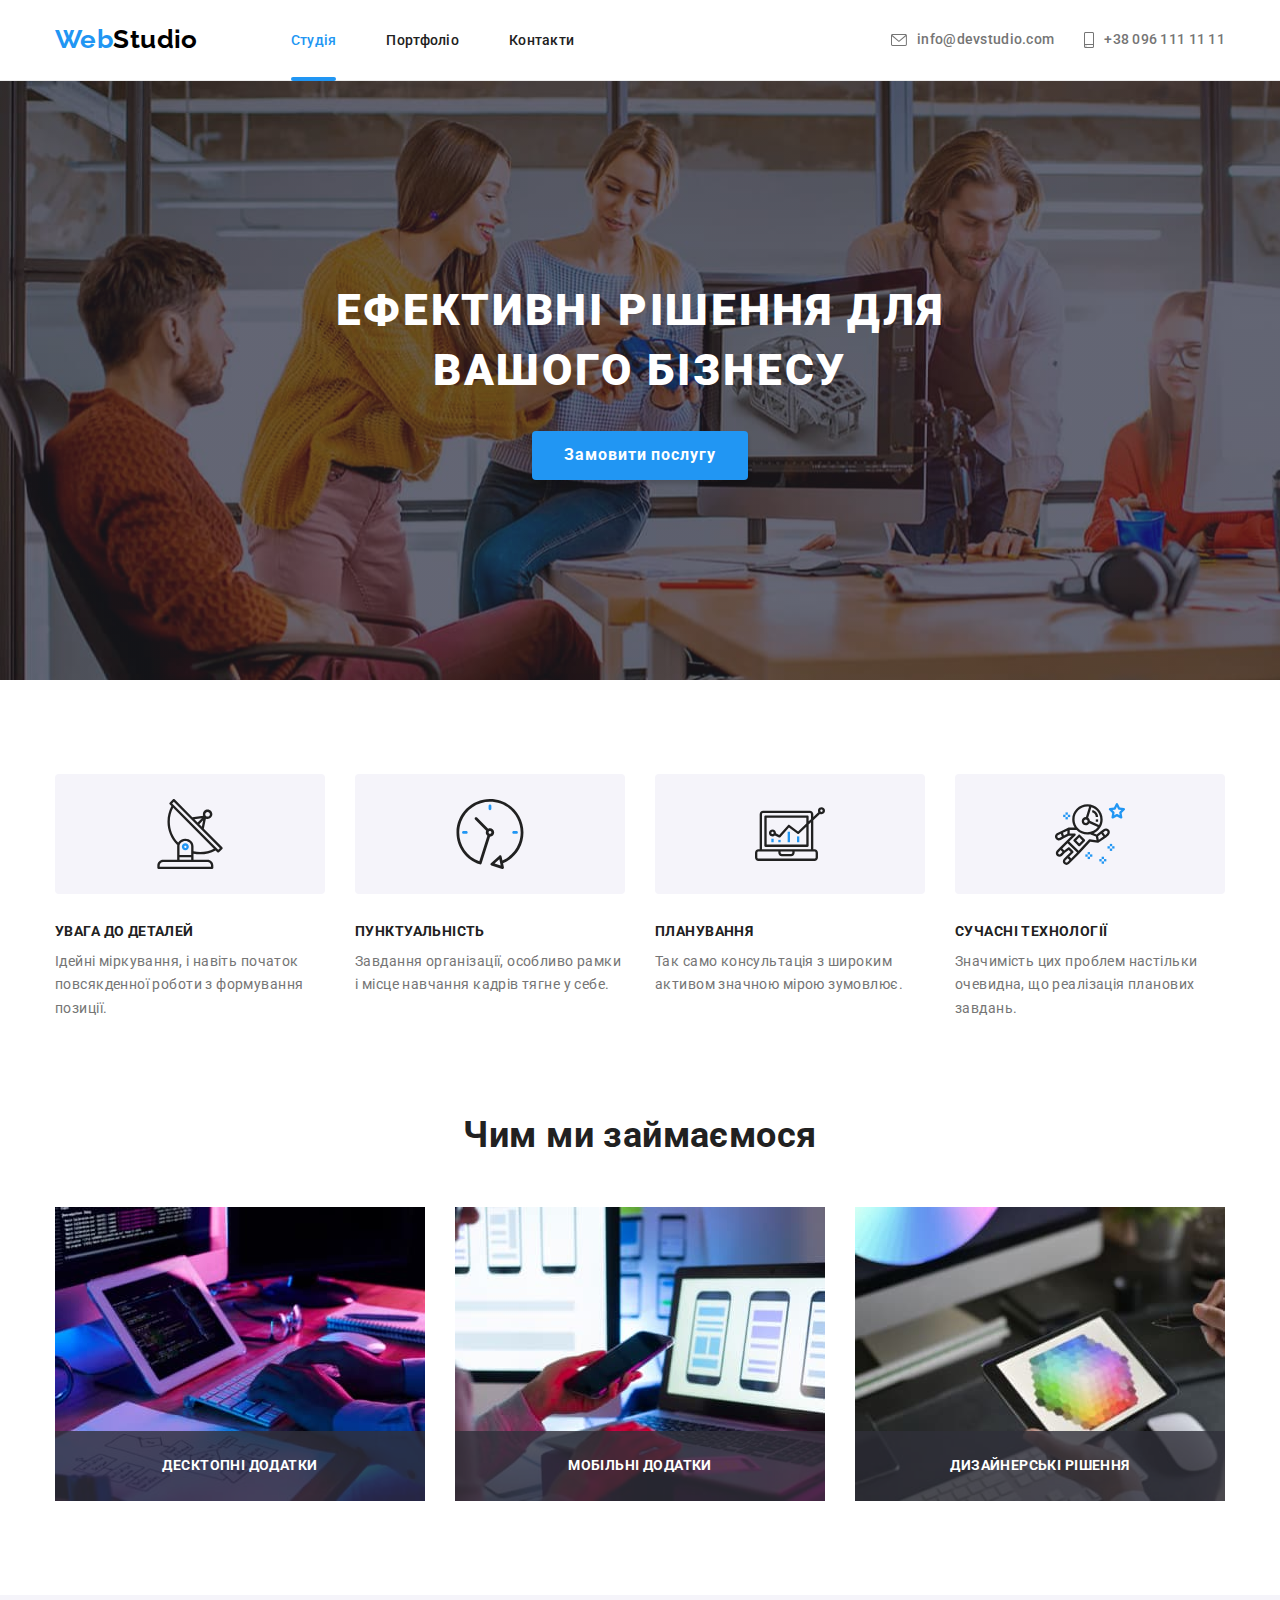
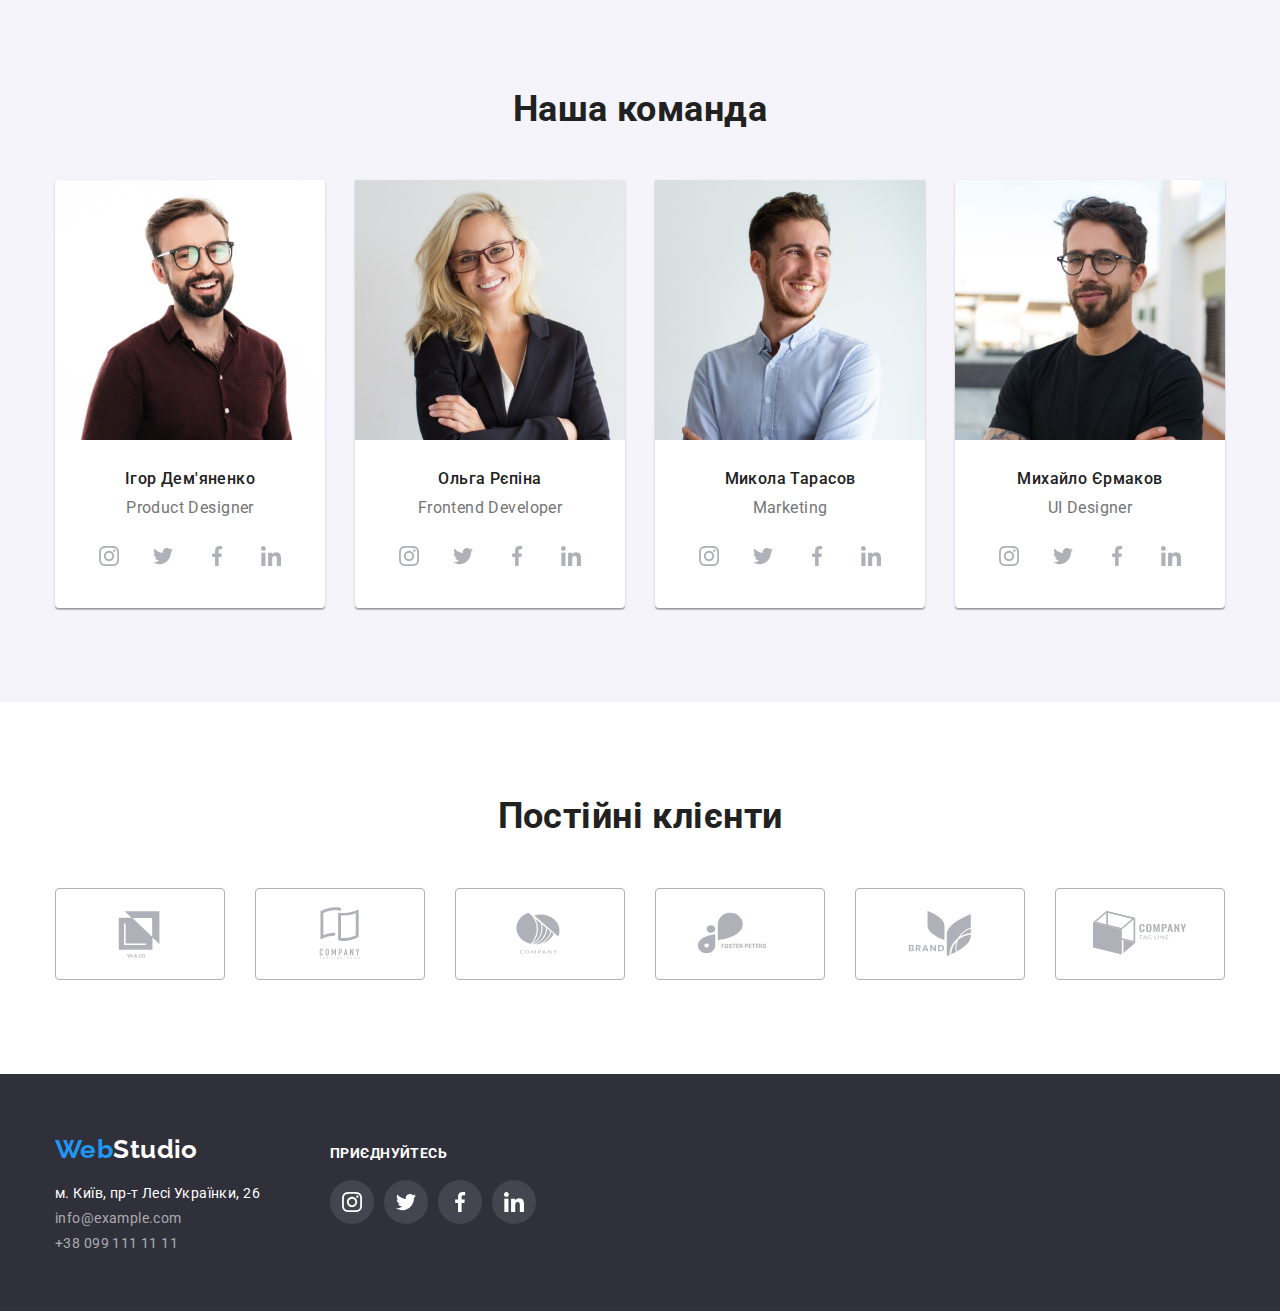
<file: index.html>
<!DOCTYPE html>
<html lang="uk">
	<head>
		<meta charset="UTF-8" />
		<meta http-equiv="X-UA-Compatible" content="IE=edge" />
		<meta name="viewport" content="width=device-width, initial-scale=1.0" />
		<title>Web Studio</title>
		<link rel="preconnect" href="https://fonts.googleapis.com" />
		<link rel="preconnect" href="https://fonts.gstatic.com" crossorigin />
		<link
			href="https://fonts.googleapis.com/css2?family=Raleway:wght@700&family=Roboto:wght@400;500;700;900&display=swap"
			rel="stylesheet"
		/>
		<link
			rel="stylesheet"
			href="https://cdnjs.cloudflare.com/ajax/libs/modern-normalize/1.1.0/modern-normalize.min.css"
		/>
		<link rel="stylesheet" href="./css/styles.css" />
	</head>
	<body>
		<header class="page-header">
			<div class="conteiner page-header-conteiner">
				<nav class="page-navigatior">
					<a class="logo-header" href="./index.html">
						<span class="accent">Web</span>Studio
					</a>
					<ul class="site-nav">
						<li>
							<a class="link current" href="./index.html">Студія</a>
						</li>
						<li>
							<a class="link" href="./portfolio.html">Портфоліо</a>
						</li>
						<li>
							<a class="link" href="#" >Контакти</a>
						</li>
					</ul>
				</nav>
				<ul class="contacts-list">
					<li class="contact-icon">
						<a href="mailto:info@devstudio.com" class="email link">
							<svg class="envelope-icon" width="16px" height="12px">
								<use href="./image/icon/header-symbol-defs.svg#envelope"></use>
							</svg>
							info@devstudio.com
						</a>
					</li>
					<li class="contact-icon">
						<a class="contact-phone link" href="tel:+380961111111" >
							<svg class="smartphone-icon" width="10px" height="16px">
								<use href="./image/icon/header-symbol-defs.svg#smartphone"></use>
							</svg>
							+38 096 111 11 11
						</a>
					</li>
				</ul>
			</div>
		</header>
		<main>
			<section class="hero">
				<div class="conteiner">
					<h1 class="hero-title">Ефективні рішення для вашого бізнесу</h1>
					<button class="hero-btn" type="button" data-modal-open>Замовити послугу</button>
				</div>
			</section>

			<section class="section">
				<div class="conteiner">
					<h2 class="section-title visually-hidden">Наші особливості</h2>
					<ul class="features-list">
						<li class="features-item">
							<div class="background-icon">
								<svg class="antenna icon">
									<use href="./image/icon/special-symbol-defs.svg#antenna"></use>
								</svg>
							</div>
							<h3 class="features-title">УВАГА ДО ДЕТАЛЕЙ</h3>
							<p class="features-text">Ідейні міркування, і навіть початок повсякденної роботи з формування позиції.</p>
						</li>

						<li class="features-item">
							<div class="background-icon">
								<svg class="clock icon">
									<use href="./image/icon/special-symbol-defs.svg#clock"></use>
								</svg>
							</div>
							<h3 class="features-title">ПУНКТУАЛЬНІСТЬ</h3>
							<p class="features-text">Завдання організації, особливо рамки і місце навчання кадрів тягне у себе.</p>
						</li>
						<li class="features-item">
							<div class="background-icon">
								<svg class="diagram icon">
									<use href="./image/icon/special-symbol-defs.svg#diagram"></use>
								</svg>
							</div>
							<h3 class="features-title">ПЛАНУВАННЯ</h3>
							<p class="features-text">Так само консультація з широким активом значною мірою зумовлює.</p>
						</li>
						<li class="features-item">
							<div class="background-icon">
								<svg class="astronaut icon">
									<use href="./image/icon/special-symbol-defs.svg#astronaut"></use>
								</svg>
							</div>
							<h3 class="features-title">СУЧАСНІ ТЕХНОЛОГІЇ</h3>
							<p class="features-text">Значимість цих проблем настільки очевидна, що реалізація планових завдань.</p>
						</li>
					</ul>
				</div>
			</section>

			<section class="section-work">
				<div class="conteiner">
					<h2 class="section-title">Чим ми займаємося</h2>
					<ul class="work-list">
						<li class="work-photo">
							<img src="./image/work-box/box1.jpg" alt="робота за комп'ютером" width="370" />
							<div class="work-descr">
								<p>Десктопні додатки</p>
							</div>
							
						</li>
						<li class="work-photo">
							<img src="./image/work-box/box2.jpg" alt="робота у ноутбуці та телефоні" width="370" />
							<div class="work-descr">
								<p>Мобільні додатки</p>
							</div>
						</li>
						<li class="work-photo">
							<img src="./image/work-box/box3.jpg" alt="веселка у планшеті" width="370" />
							<div class="work-descr">
								<p>Дизайнерські рішення</p>
							</div>
						</li>
					</ul>
				</div>
			</section>

			<section class="section team">
				<div class="conteiner">
					<h2 class="section-title">Наша команда</h2>
					<ul class="team-list">
						<li class="team-item">
							<img src="./image/team-photo/img(1).jpg" alt="усміхнений чоловік в сорочці" width="270" />
							<h3 class="subject">Ігор Дем'яненко</h3>
							<p class="desc">Product Designer</p>
							<ul class="network-list">
								<li class="network-item">
									<a class="network-link" href="https://www.instagram.com">
										<svg class="network-icon"  width="20" height="20" >
											<use href="./image/icon/networks-symbol-defs.svg#instagram"></use>
										</svg>
									</a>
								</li>
								<li class="network-item">
									<a class="network-link " href="https://twitter.com">
										<svg class="network-icon"  width="20" height="20">
											<use href="./image/icon/networks-symbol-defs.svg#twitter"></use>
										</svg>
									</a>
								</li>
								<li class="network-item">
									<a class="network-link" href="https://www.facebook.com">
										<svg class="network-icon"  width="20" height="20">
											<use href="./image/icon/networks-symbol-defs.svg#facebook"></use>
										</svg>
									</a>
								</li>
								<li class="network-item">
									<a class="network-link" href="https://www.linkedin.com">
										<svg class="network-icon"  width="20" height="20">
											<use href="./image/icon/networks-symbol-defs.svg#linkedin"></use>
										</svg>
									</a>
								</li>
							</ul>
						</li>

						<li class="team-item">
							<img src="./image/team-photo/img(2).jpg" alt="усміхнена жінка блондинка в окулярах" width="270" />
							<h3 class="subject">Ольга Рєпіна</h3>
							<p class="desc">Frontend Developer</p>
							<ul class="network-list list">
								<li class="network-item">
									<a class="network-link" href="https://www.instagram.com">
										<svg class="network-icon"  width="20" height="20">
											<use href="./image/icon/networks-symbol-defs.svg#instagram"></use>
										</svg>
									</a>
								</li>
								<li class="network-item">
									<a class="network-link " href="https://twitter.com">
										<svg class="network-icon"  width="20" height="20">
											<use href="./image/icon/networks-symbol-defs.svg#twitter"></use>
										</svg>
									</a>
								</li>
								<li class="network-item">
									<a class="network-link" href="https://www.facebook.com/">
										<svg class="network-icon"  width="20" height="20">
											<use href="./image/icon/networks-symbol-defs.svg#facebook"></use>
										</svg>
									</a>
								</li>
								<li class="network-item">
									<a class="network-link" href="https://www.linkedin.com">
										<svg class="network-icon"  width="20" height="20">
											<use href="./image/icon/networks-symbol-defs.svg#linkedin"></use>
										</svg>
									</a>
								</li>
							</ul>
						</li>
						<li class="team-item">
							<img src="./image/team-photo/img(3).jpg" alt="усміхнений хлопець з бородою" width="270" />
							<h3 class="subject">Микола Тарасов</h3>
							<p class="desc">Marketing</p>
							<ul class="network-list list">
								<li class="network-item">
									<a class="network-link" href="https://www.instagram.com">
										<svg class="network-icon"  width="20" height="20">
											<use href="./image/icon/networks-symbol-defs.svg#instagram"></use>
										</svg>
									</a>
								</li>
								<li class="network-item">
									<a class="network-link " href="https://twitter.com">
										<svg class="network-icon"  width="20" height="20">
											<use href="./image/icon/networks-symbol-defs.svg#twitter"></use>
										</svg>
									</a>
								</li>
								<li class="network-item">
									<a class="network-link" href="https://www.facebook.com">
										<svg class="network-icon"  width="20" height="20">
											<use href="./image/icon/networks-symbol-defs.svg#facebook"></use>
										</svg>
									</a>
								</li>
								<li class="network-item">
									<a class="network-link" href="https://www.linkedin.com">
										<svg class="network-icon"  width="20" height="20">
											<use href="./image/icon/networks-symbol-defs.svg#linkedin"></use>
										</svg>
									</a>
								</li>
							</ul>
						</li>
						<li class="team-item">
							<img src="./image/team-photo/img(4).jpg" alt="усміхнений чоловік в окулярах і бородою" width="270" />
							<h3 class="subject">Михайло Єрмаков</h3>
							<p class="desc">UI Designer</p>
							<ul class="network-list list">
								<li class="network-item">
									<a class="network-link" href="https://www.instagram.com">
										<svg class="network-icon" width="20" height="20">
											<use href="./image/icon/networks-symbol-defs.svg#instagram"></use>
										</svg>
									</a>
								</li>
								<li class="network-item">
									<a class="network-link " href="https://twitter.com">
										<svg class="network-icon"  width="20" height="20">
											<use href="./image/icon/networks-symbol-defs.svg#twitter"></use>
										</svg>
									</a>
								</li>
								<li class="network-item">
									<a class="network-link" href="https://www.facebook.com">
										<svg class="network-icon"  width="20" height="20">
											<use href="./image/icon/networks-symbol-defs.svg#facebook"></use>
										</svg>
									</a>
								</li>
								<li class="network-item">
									<a class="network-link" href="https://www.linkedin.com">
										<svg class="network-icon"  width="20" height="20">
											<use href="./image/icon/networks-symbol-defs.svg#linkedin"></use>
										</svg>
									</a>
								</li>
							</ul>
						</li>
					</ul>
				</div>
			</section>
			<section class="section">
				<div class="conteiner">
					<h2 class="section-title">Постійні клієнти</h2>
					<ul class="clients-list">
						<li class="client-item"> <a class="client-link" href="#">
							<svg class="client-icon" width="106" height="60">
								<use href="./image/icon/clients-symbol-defs.svg#Logo-1" ></use>
							</svg>
						</a></li>
						<li class="client-item"> <a class="client-link" href="#">
							<svg class="client-icon" width="106" height="60">
								<use href="./image/icon/clients-symbol-defs.svg#Logo-2"></use>
							</svg>
						</a></li>
						<li class="client-item"> <a class="client-link" href="#">
							<svg class="client-icon" width="106" height="60">
								<use href="./image/icon/clients-symbol-defs.svg#Logo-3" ></use>
							</svg>
						</a></li>
						<li class="client-item"> <a class="client-link" href="#">
							<svg class="client-icon" width="106" height="60">
								<use href="./image/icon/clients-symbol-defs.svg#Logo-4" ></use>
							</svg>
						</a></li>
						<li class="client-item"> <a class="client-link" href="#">
							<svg class="client-icon" width="106" height="60">
								<use href="./image/icon/clients-symbol-defs.svg#Logo-5" ></use>
							</svg>
						</a></li>
						<li class="client-item"> <a class="client-link" href="#">
							<svg class="client-icon" width="106" height="60">
								<use href="./image/icon/clients-symbol-defs.svg#Logo-6" ></use>
							</svg>
						</a></li>
					</ul>
				</div>
			</section>
		</main>
		<footer class="footer">
			<div class="conteiner">
				<div class="footer-contact">
				<a class="logo-footer" href="./index.html">
					<span class="accent">Web</span>Studio
				</a>
				<address>
					<ul class="contacts-item">
						<li class="address-item">
							<a
								class="address"
								href="https://goo.gl/maps/CPtrU1FHBa2aNyZL9"
								target="_blank"
								rel="noopener noreferrer nofollow"
							>
								м. Київ, пр-т Лесі Українки, 26
							</a>
						</li>
						<li class="letter">
							<a href="mailto:info@example.com" class="link">info@example.com</a>
						</li>
						<li class="number-phone">
							<a href="tel:+380991111111" class="link">+38 099 111 11 11</a>
						</li>
					</ul>
				</address>
			</div>
				<div class="footer-network">
				<p class="footer-title">Приєднуйтесь</p>
				<ul class="footer-list">
					<li class="footer-item"> <a class="footer-link" href="https://www.instagram.com" target="_blank">
						<svg class="footer-icon" width="20" height="20">
								<use href="./image/icon/networks-symbol-defs.svg#instagram"></use>
							</svg>
						</a>
					</li>
					<li class="footer-item"> <a class="footer-link" href="https://twitter.com" target="_blank">
						<svg class="footer-icon" width="20" height="20">
								<use href="./image/icon/networks-symbol-defs.svg#twitter"></use>
							</svg>
						</a>
					</li>
					<li class="footer-item"> <a class="footer-link" href="https://www.facebook.com" target="_blank">
						<svg class="footer-icon" width="20" height="20">
								<use href="./image/icon/networks-symbol-defs.svg#facebook"></use>
							</svg>
						</a>
					</li>
					<li class="footer-item"> <a class="footer-link" href="https://www.linkedin.com" target="_blank">
						<svg class="footer-icon" width="20" height="20">
								<use href="./image/icon/networks-symbol-defs.svg#linkedin"></use>
							</svg>
						</a>
					</li>
				</ul>
			</div>
			</div>
		</footer>
		<div class="backdrop is-hidden" data-modal>
					<div class="modal">
						<button class="btn-vector" type="button" data-modal-close>
							<svg class="icon-vector"  width="11px" height="11px">
								<use href="./image/icon/modal-symbol-defs.svg#icon-vector"></use>
							</svg>
						</button>
					</div>
				</div>
		 <script src="./js/modal.js"></script>
	</body>
</html>
</file>
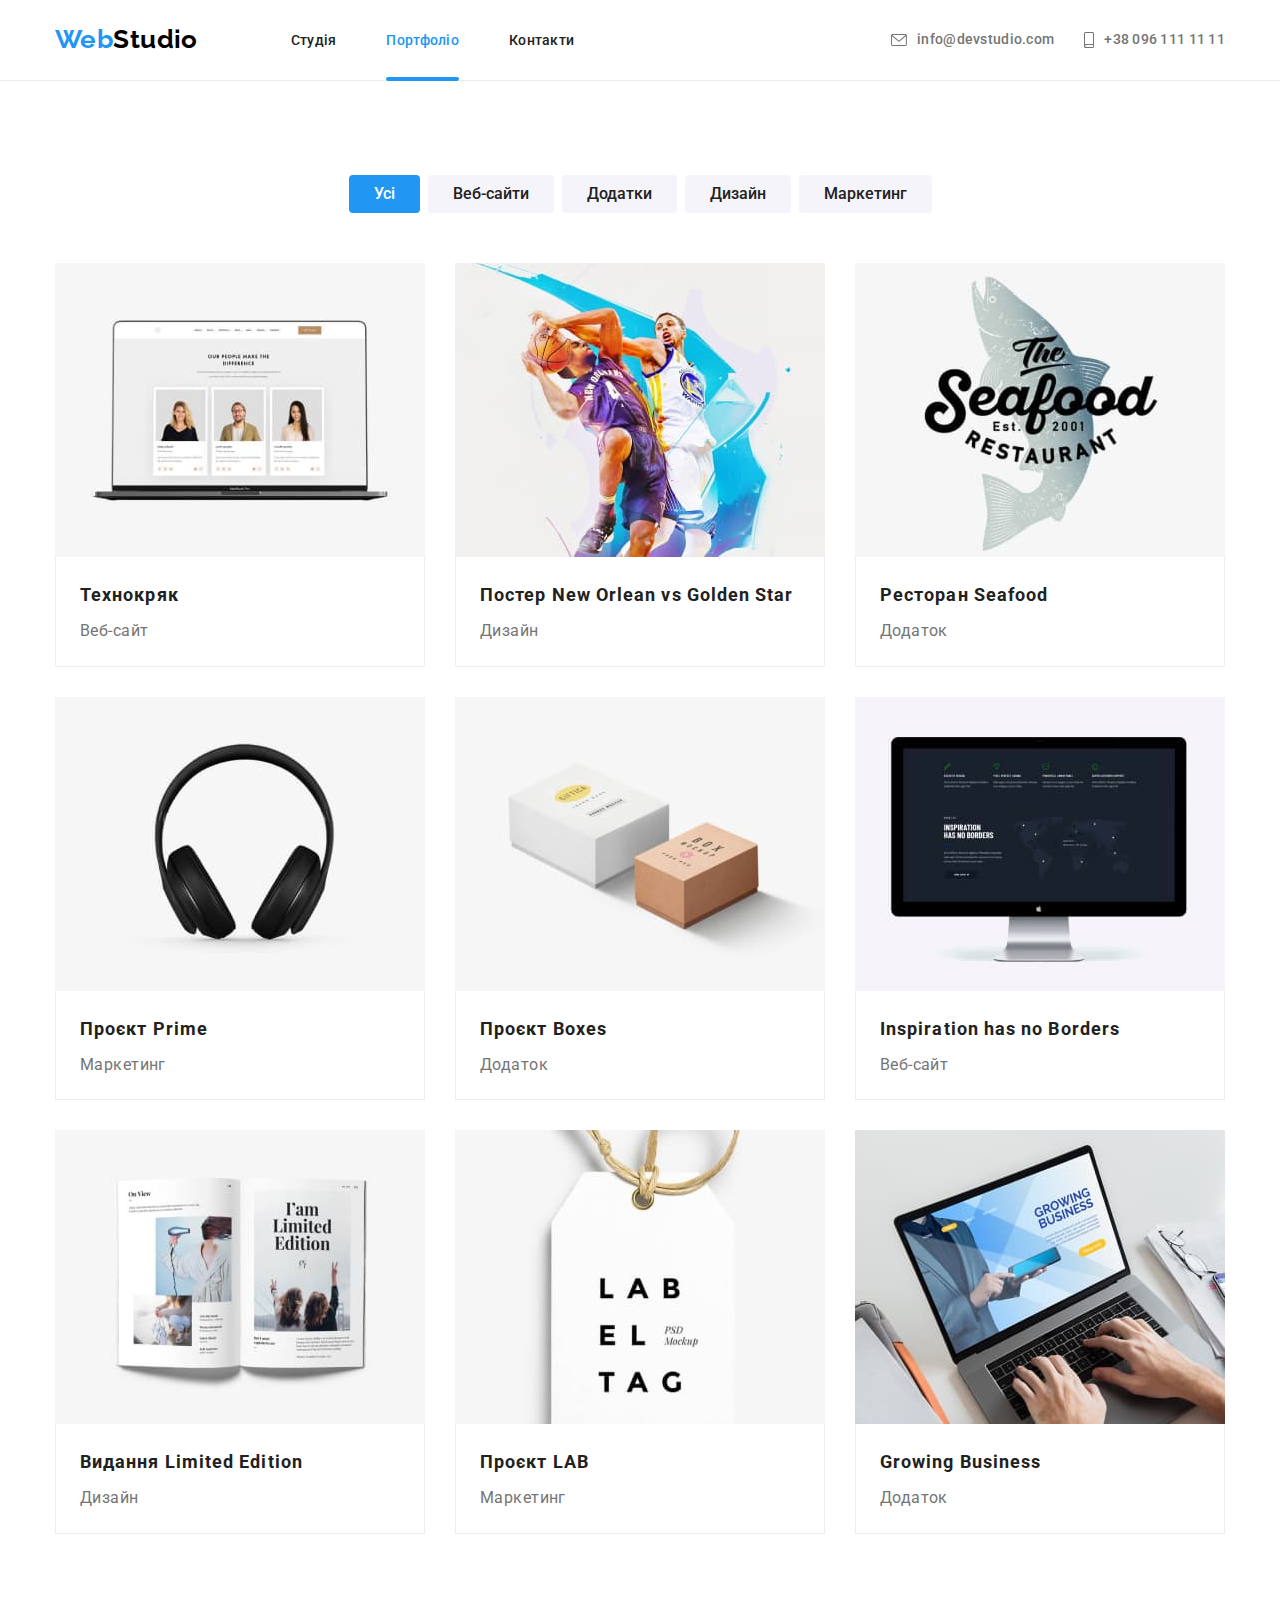
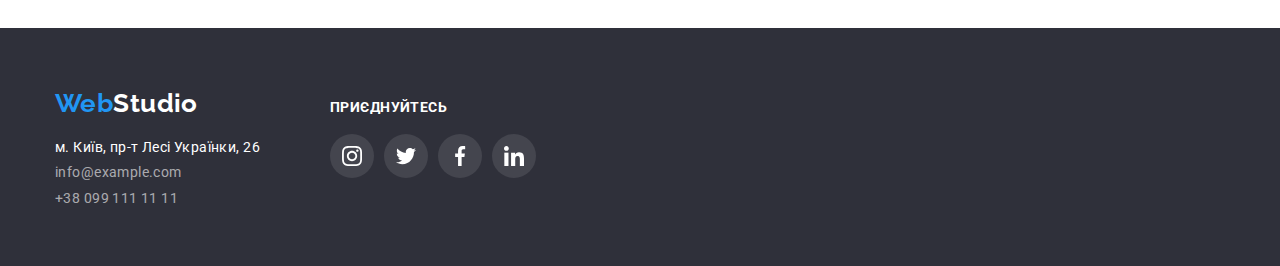
<file: portfolio.html>
<!DOCTYPE html>
<html lang="uk">
	<head>
		<meta charset="UTF-8" />
		<meta http-equiv="X-UA-Compatible" content="IE=edge" />
		<meta name="viewport" content="width=device-width, initial-scale=1.0" />
		<title>Portfolio</title>
		<link rel="preconnect" href="https://fonts.googleapis.com" />
		<link rel="preconnect" href="https://fonts.gstatic.com" crossorigin />
		<link
			href="https://fonts.googleapis.com/css2?family=Raleway:wght@700&family=Roboto:wght@400;500;700&display=swap"
			rel="stylesheet"
		/>
		<link
			rel="stylesheet"
			href="https://cdnjs.cloudflare.com/ajax/libs/modern-normalize/1.1.0/modern-normalize.min.css"
		/>
		<link rel="stylesheet" href="./css/styles.css" />
	</head>
	<body>
		<header class="page-header">
			<div class="conteiner page-header-conteiner">
				<nav class="page-navigatior">
					<a class="logo-header" href="./index.html">
						<span class="accent">Web</span>Studio
					</a>
					<ul class="site-nav">
						<li>
							<a class="link" href="./index.html">Студія</a>
						</li>
						<li>
							<a class="link current" href="./portfolio.html">Портфоліо</a>
						</li>
						<li>
							<a href="#" class="link">Контакти</a>
						</li>
					</ul>
				</nav>
				<ul class="contacts-list">
					<li class="contact-icon">
						<a href="mailto:info@devstudio.com" class="email link">
							<svg class="envelope-icon" width="16px" height="12px">
								<use href="./image/icon/header-symbol-defs.svg#envelope"></use>
							</svg>
							info@devstudio.com
						</a>
					</li>
					<li class="contact-icon">
						<a class="contact-phone link" href="tel:+380961111111">
							<svg class="smartphone-icon" width="10px" height="16px">
								<use href="./image/icon/header-symbol-defs.svg#smartphone"></use>
							</svg>
							+38 096 111 11 11
						</a>
					</li>
				</ul>
			</div>
		</header>
		<main>
			<section class="section">
				<div class="conteiner">
					<h1 class="section-title visually-hidden">Портфоліо</h1>
					<ul class="filter-list">
						<li>
							<button type="button" class="filter-drop btn current">Усі</button>
						</li>
						<li>
							<button type="button" class="filter-drop">Веб-сайти</button>
						</li>
						<li>
							<button type="button" class="filter-drop">Додатки</button>
						</li>
						<li>
							<button type="button" class="filter-drop">Дизайн</button>
						</li>
						<li>
							<button type="button" class="filter-drop">Маркетинг</button>
						</li>
					</ul>

					<ul class="portfolio-container">
						<li class="portfolio-item">
							<a href="#" class="portfolio-link">
								<div class="portfolio-overlay">
									<img src="./image/portfolio/p1.jpg" alt="ноутбук з активним сайтом" width="370" />

									<div class="portfolio-content">
										<p>
											Ресурс пропонує комплексні пропозиції з різним рівнем функціоналу та сервісів. Все це дозволить
											відвідувачу отримати вичерпні відомості про компанію чи приватну особу.
										</p>
									</div>
								</div>

								<div class="portfolio-border">
									<h2 class="portfolio-title">Технокряк</h2>
									<p class="portfolio-descr">Веб-сайт</p>
								</div>
							</a>
						</li>
						<li class="portfolio-item">
							<a href="#" class="portfolio-link">
								<div class="portfolio-overlay">
								<img src="./image/portfolio/p2.jpg" alt="баскетболісти" width="370" />
								<div class="portfolio-content">
										<p>
											Ресурс пропонує комплексні пропозиції з різним рівнем функціоналу та сервісів. Все це дозволить
											відвідувачу отримати вичерпні відомості про компанію чи приватну особу.
										</p>
									</div>
							</div>
								<div class="portfolio-border">
									<h2 class="portfolio-title">Постер New Orlean vs Golden Star</h2>
									<p class="portfolio-descr">Дизайн</p>
								</div>
							</a>
						</li>
						<li class="portfolio-item">
							<a href="#" class="portfolio-link">
								<div class="portfolio-overlay">
								<img src="./image/portfolio/p3.jpg" alt="емблема ресторану риби" width="370" />
								<div class="portfolio-content">
										<p>
											Ресурс пропонує комплексні пропозиції з різним рівнем функціоналу та сервісів. Все це дозволить
											відвідувачу отримати вичерпні відомості про компанію чи приватну особу.
										</p>
								</div>
							</div>
								<div class="portfolio-border">
									<h2 class="portfolio-title">Ресторан Seafood</h2>
									<p class="portfolio-descr">Додаток</p>
								</div>
							</a>
						</li>
						<li class="portfolio-item">
							<a href="#" class="portfolio-link">
								<div class="portfolio-overlay">
								<img src="./image/portfolio/p4.jpg" alt="наушники" width="370" />
							<div class="portfolio-content">
										<p>
											Ресурс пропонує комплексні пропозиції з різним рівнем функціоналу та сервісів. Все це дозволить
											відвідувачу отримати вичерпні відомості про компанію чи приватну особу.
										</p>
								</div>
							</div>
								<div class="portfolio-border">
									<h2 class="portfolio-title">Проєкт Prime</h2>
									<p class="portfolio-descr">Маркетинг</p>
								</div>
							</a>
						</li>
						<li class="portfolio-item">
							<a href="#" class="portfolio-link">
								<div class="portfolio-overlay">
								<img src="./image/portfolio/p5.jpg" alt="дві коробки" width="370" />
									<div class="portfolio-content">
										<p>
											Ресурс пропонує комплексні пропозиції з різним рівнем функціоналу та сервісів. Все це дозволить
											відвідувачу отримати вичерпні відомості про компанію чи приватну особу.
										</p>
									</div>
							</div>
								<div class="portfolio-border">
									<h2 class="portfolio-title">Проєкт Boxes</h2>
									<p class="portfolio-descr">Додаток</p>
								</div>
							</a>
						</li>
						<li class="portfolio-item">
							<a href="#" class="portfolio-link">
								<div class="portfolio-overlay">
								<img src="./image/portfolio/p6.jpg" alt="екран комп'ютера" width="370" />
									<div class="portfolio-content">
										<p>
											Ресурс пропонує комплексні пропозиції з різним рівнем функціоналу та сервісів. Все це дозволить
											відвідувачу отримати вичерпні відомості про компанію чи приватну особу.
										</p>
									</div>
							</div>
								<div class="portfolio-border">
									<h2 class="portfolio-title">Inspiration has no Borders</h2>
									<p class="portfolio-descr">Веб-сайт</p>
								</div>
							</a>
						</li>
						<li class="portfolio-item">
							<a href="#" class="portfolio-link">
								<div class="portfolio-overlay">
								<img src="./image/portfolio/p7.jpg" alt="журнал" width="370" />
									<div class="portfolio-content">
										<p>
											Ресурс пропонує комплексні пропозиції з різним рівнем функціоналу та сервісів. Все це дозволить
											відвідувачу отримати вичерпні відомості про компанію чи приватну особу.
										</p>
									</div>
							</div>
								<div class="portfolio-border">
									<h2 class="portfolio-title">Видання Limited Edition</h2>
									<p class="portfolio-descr">Дизайн</p>
								</div>
							</a>
						</li>
						<li class="portfolio-item">
							<a href="#" class="portfolio-link">
								<div class="portfolio-overlay">
								<img src="./image/portfolio/p8.jpg" alt="бірка" width="370" />
									<div class="portfolio-content">
										<p>
											Ресурс пропонує комплексні пропозиції з різним рівнем функціоналу та сервісів. Все це дозволить
											відвідувачу отримати вичерпні відомості про компанію чи приватну особу.
										</p>
									</div>
							</div>
								<div class="portfolio-border">
									<h2 class="portfolio-title">Проєкт LAB</h2>
									<p class="portfolio-descr">Маркетинг</p>
								</div>
							</a>
						</li>
						<li class="portfolio-item">
							<a href="#" class="portfolio-link">
								<div class="portfolio-overlay">
								<img src="./image/portfolio/p9.jpg" alt="робота на ноутбуці" width="370" />
									<div class="portfolio-content">
										<p>
											Ресурс пропонує комплексні пропозиції з різним рівнем функціоналу та сервісів. Все це дозволить
											відвідувачу отримати вичерпні відомості про компанію чи приватну особу.
										</p>
									</div>
							</div>
								<div class="portfolio-border">
									<h2 class="portfolio-title">Growing Business</h2>
									<p class="portfolio-descr">Додаток</p>
								</div>
							</a>
						</li>
					</ul>
				</div>
			</section>
		</main>
		<footer class="footer">
			<div class="conteiner">
				<div class="footer-contact">
					<a class="logo-footer" href="./index.html">
						<span class="accent">Web</span>Studio
					</a>
					<address>
						<ul class="contacts-item">
							<li class="address-item">
								<a
									class="address"
									href="https://goo.gl/maps/CPtrU1FHBa2aNyZL9"
									target="_blank"
									rel="noopener noreferrer nofollow"
								>
									м. Київ, пр-т Лесі Українки, 26
								</a>
							</li>
							<li class="letter">
								<a href="mailto:info@example.com" class="link">info@example.com</a>
							</li>
							<li class="number-phone">
								<a href="tel:+380991111111" class="link">+38 099 111 11 11</a>
							</li>
						</ul>
					</address>
				</div>
				<div class="footer-network">
					<h2 class="footer-title">Приєднуйтесь</h2>
					<ul class="footer-list">
						<li class="footer-item">
							<a class="footer-link" href="https://www.instagram.com" target="_blank">
								<svg class="footer-icon" width="20" height="20">
									<use href="./image/icon/networks-symbol-defs.svg#instagram"></use>
								</svg>
							</a>
						</li>
						<li class="footer-item">
							<a class="footer-link" href="https://twitter.com" target="_blank">
								<svg class="footer-icon" width="20" height="20">
									<use href="./image/icon/networks-symbol-defs.svg#twitter"></use>
								</svg>
							</a>
						</li>
						<li class="footer-item">
							<a class="footer-link" href="https://www.facebook.com" target="_blank">
								<svg class="footer-icon" width="20" height="20">
									<use href="./image/icon/networks-symbol-defs.svg#facebook"></use>
								</svg>
							</a>
						</li>
						<li class="footer-item">
							<a class="footer-link" href="https://www.linkedin.com" target="_blank">
								<svg class="footer-icon" width="20" height="20">
									<use href="./image/icon/networks-symbol-defs.svg#linkedin"></use>
								</svg>
							</a>
						</li>
					</ul>
				</div>
			</div>
		</footer>
	</body>
</html>
</file>
<file: css/styles.css>
:root {
	--primary-text-color: #212121;
	--primary-blue-color: #2196f3;
	--primary-white-color: #ffffff;
	--p-text: #757575;
	--icon-color: #afb1b8;
}
h1,
h2,
h3,
h4,
p {
	margin-top: 0;
	margin-bottom: 0;
}
ul,
ol {
	margin: 0;
	padding: 0;
	list-style: none;
}
img {
	display: block;
	max-width: 100%;
	height: auto;
}

body {
	background-color: var(--primary-white-color);
	color: var(--primary-text-color);
	font-family: Roboto, sans-serif;
	letter-spacing: 0.03em;
	font-size: 14px;
}
.conteiner {
	width: 1200px;
	margin: 0 auto;
	padding: 0 15px;
}
.accent {
	color: var(--primary-blue-color);
}

/* Header */
.logo-header {
	font-family: Raleway, cursive;
	font-weight: 700;
	font-size: 26px;
	line-height: 1.2;
	font-size: 26px;
	color: #000000;
	text-decoration: none;
	padding-top: 24px;
	padding-bottom: 25px;
	margin-right: 93px;
}
.page-header {
	border-bottom: 1px solid #ececec;
}
.page-header-conteiner {
	display: flex;
	align-items: center;
}
.page-navigatior {
	display: flex;
}
.contacts-list {
	display: flex;
	align-items: center;
	margin-left: auto;
}

/* Site-nav */
.site-nav {
	display: flex;
	align-items: center;
	column-gap: 50px;
}

.site-nav .link {
	position: relative;
	color: var(--primary-text-color);
	font-weight: 500;
	line-height: 1.14;
	letter-spacing: 0.02em;
	text-decoration: none;
	padding: 32px 0 32px 0;

	transition: color 250ms cubic-bezier(0.4, 0, 0.2, 1);
}

.site-nav .link:hover,
.site-nav .link:focus {
	color: var(--primary-blue-color);
}

.link.current {
	color: var(--primary-blue-color);
}
.link.current::after {
	content: "";
	display: block;
	position: absolute;
	left: 0;
	bottom: -1px;
	width: 100%;
	height: 4px;
	background: var(--primary-blue-color);
	border-radius: 2px;
}
.contact-icon {
	margin-left: 30px;
}
.contacts-list .link {
	color: var(--p-text);
	font-weight: 500;
	line-height: 1.14;
	letter-spacing: 0.02em;
	text-decoration: none;
	display: flex;
	align-items: center;
	padding-top: 32px;
	padding-bottom: 32px;

	transition: color 250ms cubic-bezier(0.4, 0, 0.2, 1);
}

.contacts-list .link:hover,
.contacts-list .link:focus {
	color: var(--primary-blue-color);
}

.envelope-icon {
	margin-right: 10px;
	fill: currentColor;
}
.smartphone-icon {
	margin-right: 10px;
	fill: currentColor;
}

/* Hero */
.hero {
	max-width: 1600px;
	margin-left: auto;
	margin-right: auto;
	background-color: #c4c4c4;
	padding-top: 200px;
	padding-bottom: 200px;
	text-align: center;
	background-image: linear-gradient(rgba(47, 48, 58, 0.4), rgba(47, 48, 58, 0.4)), url(../image/hero/hero.jpg);
}
.hero-title {
	color: var(--primary-white-color);
	font-weight: 900;
	font-size: 44px;
	line-height: 1.36;
	letter-spacing: 0.06em;
	text-transform: uppercase;
	width: 696px;
	margin: auto;
	margin-bottom: 30px;
}
.hero-btn {
	color: var(--primary-white-color);
	background-color: var(--primary-blue-color);
	border: var(--primary-blue-color);
	font-weight: 700;
	font-size: 16px;
	line-height: 1.8;
	letter-spacing: 0.06em;
	cursor: pointer;
	font-family: inherit;
	box-shadow: 0px 4px 4px rgba(0, 0, 0, 0.15);
	border-radius: 4px;
	padding: 10px 32px;
}
/*Modal*/
.backdrop.is-hidden {
	visibility: hidden;
	opacity: 0;
	pointer-events: none;
}
.backdrop {
	position: fixed;
	top: 0;
	left: 0;
	width: 100%;
	height: 100%;
	opacity: 1;
	background-color: rgba(0, 0, 0, 0.2);
	z-index: 1;

	transition: opacity 250ms cubic-bezier(0.4, 0, 0.2, 1), visibility 250ms cubic-bezier(0.4, 0, 0.2, 1);
}
.modal {
	position: absolute;
	top: 50%;
	left: 50%;
	transform: translate(-50%, -50%);

	width: 528px;
	height: 581px;
	background-color: #ffffff;
}
.btn-vector {
	position: absolute;
	top: 8px;
	right: 8px;
	width: 30px;
	height: 30px;
	background-color: transparent;
	border: 1px solid rgba(0, 0, 0, 0.1);
	border-radius: 50%;
	display: flex;
	justify-content: center;
	align-items: center;
	padding: 0;


}

/* Section */
.section {
	padding-top: 94px;
	padding-bottom: 94px;
}
.section-work {
	padding-bottom: 94px;
}

.section-title {
	color: var(--primary-text-color);
	font-weight: 700;
	font-size: 36px;
	line-height: 1.16;
	text-align: center;
	margin-bottom: 50px;
}
.visually-hidden {
	position: absolute;
	white-space: nowrap;
	width: 1px;
	height: 1px;
	overflow: hidden;
	border: 0;
	padding: 0;
	clip: rect(0 0 0 0);
	clip-path: inset(50%);
	margin: -1px;
}

/* Features */
.features-list {
	display: flex;
	column-gap: 30px;
}
.features-item {
	flex-basis: calc((100% - 90px) / 4);
}
.background-icon {
	background-color: #f5f4fa;
	border-radius: 4px;
	width: 270px;
	height: 120px;
	display: flex;
	justify-content: center;
	align-items: center;
	margin-bottom: 30px;
}
.icon {
	width: 70px;
	height: 70px;
}
.features-title {
	color: var(--primary-text-color);
	font-weight: 700;
	line-height: 1.14;
	font-size: 14px;
	text-transform: uppercase;
	margin-bottom: 10px;
}
.features-text {
	color: var(--p-text);
	line-height: 1.7;
}
/*Work*/
.work-list {
	display: flex;
	column-gap: 30px;
}
.work-photo {
	flex-basis: calc((100% - 60px) / 3);
	position: relative;
}
.work-descr {
	width: 370px;
	height: 70px;
	position: absolute;
	bottom: 0;
	display: flex;
	justify-content: center;
	align-items: center;
	text-transform: uppercase;
	font-weight: 700;
	line-height: 1.14;
	color: var(--primary-white-color);
	background-color: rgba(47, 48, 58, 0.8);
}

/*Team*/
.team {
	background-color: #f5f4fa;
}
.team-list {
	display: flex;
	column-gap: 30px;
}
.team-item {
	background-color: var(--primary-white-color);
	flex-basis: calc((100% - 90px) / 4);
	box-shadow: 0px 1px 3px rgba(0, 0, 0, 0.12), 0px 1px 1px rgba(0, 0, 0, 0.14), 0px 2px 1px rgba(0, 0, 0, 0.2);
	border-radius: 0px 0px 4px 4px;
}
.subject {
	font-weight: 500;
	font-size: 16px;
	line-height: 1.18;
	text-align: center;
	padding-top: 30px;
	margin-bottom: 10px;
}
.desc {
	color: var(--p-text);
	font-size: 16px;
	line-height: 1.18;
	text-align: center;
	margin-bottom: 16px;
}
.network-list {
	display: flex;
	justify-content: center;
	align-items: center;
	margin-bottom: 30px;
	gap: 10px;
}

.network-link {
	display: flex;
	justify-content: center;
	align-items: center;
	width: 44px;
	height: 44px;
	border-radius: 50%;
	color: var(--icon-color);
	transition: color 250ms cubic-bezier(0.4, 0, 0.2, 1), background-color 250ms cubic-bezier(0.4, 0, 0.2, 1);
}
.network-icon {
	fill: currentColor;
}
.network-link:hover,
.network-link:focus,
.network-link:active {
	background-color: var(--primary-blue-color);
	color: var(--primary-white-color);
}
/*Clients*/
.clients-list {
	display: flex;
	gap: 30px;
}
.client-link {
	display: flex;
	justify-content: center;
	align-items: center;
	width: 170px;
	height: 92px;
	color: var(--icon-color);
	border-radius: 4px;
	border: 1px solid var(--icon-color);

	transition: color 250ms cubic-bezier(0.4, 0, 0.2, 1), border-color 250ms cubic-bezier(0.4, 0, 0.2, 1);
}
.client-icon {
	fill: currentColor;
}
.client-link:hover,
.client-link:focus,
.client-link:active {
	color: var(--primary-blue-color);
	border-color: var(--primary-blue-color);
}

/* Footer */
.footer {
	background-color: #2f303a;
	padding-top: 60px;
	padding-bottom: 60px;
}
.footer .conteiner {
	display: flex;
	align-items: baseline;
}
.footer-contact {
	margin-right: 70px;
}
.logo-footer {
	display: inline-block;
	font-family: Raleway, cursive;
	font-weight: 700;
	font-size: 26px;
	line-height: 1.2;
	color: var(--primary-white-color);
	text-decoration: none;
	margin-bottom: 20px;
}
.contacts-item .link {
	color: rgba(255, 255, 255, 0.6);
	text-decoration: none;
	font-style: normal;
	font-size: 14px;
	transition: color 250ms cubic-bezier(0.4, 0, 0.2, 1);
}
.address {
	color: var(--primary-white-color);
	text-decoration: none;
	font-style: normal;
	transition: color 250ms cubic-bezier(0.4, 0, 0.2, 1);
}
.contacts-item .address:hover,
.contacts-item .address:focus,
.contacts-item .link:hover,
.contacts-item .link:focus {
	color: var(--primary-blue-color);
}

.letter {
	margin-top: 9px;
	margin-bottom: 9px;
}
.footer-title {
	font-weight: 700;
	font-size: 14px;
	line-height: 14px;
	text-transform: uppercase;
	color: var(--primary-white-color);
	display: flex;
	align-items: baseline;
	margin-bottom: 20px;
}
.footer-list {
	display: flex;
	gap: 10px;
}

.footer-link {
	display: flex;
	justify-content: center;
	align-items: center;
	width: 44px;
	height: 44px;
	background-color: rgba(255, 255, 255, 10%);
	border-radius: 50%;
	transition: background-color 250ms cubic-bezier(0.4, 0, 0.2, 1);
}
.footer-icon {
	fill: var(--primary-white-color);
}
.footer-link:hover,
.footer-link:focus,
.footer-link:active {
	background-color: var(--primary-blue-color);
}

/* Portfolio */
.btn.current {
	background-color: var(--primary-blue-color);
	color: var(--primary-white-color);
}

.filter-list {
	display: flex;
	justify-content: center;
	column-gap: 8px;
	margin-bottom: 50px;
}
.filter-drop {
	color: var(--primary-text-color);
	background-color: #f5f4fa;
	font-weight: 500;
	font-size: 16px;
	line-height: 1.6;
	cursor: pointer;
	font-family: inherit;
	display: inline-block;
	border-radius: 4px;
	border-color: #f5f4fa;
	border-style: none;
	padding: 6px 25px;

	transition: background-color 250ms cubic-bezier(0.4, 0, 0.2, 1), color 250ms cubic-bezier(0.4, 0, 0.2, 1),
		box-shadow 250ms cubic-bezier(0.4, 0, 0.2, 1);
}

.filter-list .filter-drop:hover,
.filter-list .filter-drop:focus {
	color: var(--primary-white-color);
	background-color: var(--primary-blue-color);
	box-shadow: 0px 3px 1px rgba(0, 0, 0, 0.1), 0px 1px 2px rgba(0, 0, 0, 0.08), 0px 2px 2px rgba(0, 0, 0, 0.12);
}
.portfolio-container {
	display: flex;
	flex-wrap: wrap;
	gap: 30px;
}
.portfolio-item {
	flex-basis: calc((100% - 60px) / 3);
}
.portfolio-link {
	display: block;
	text-decoration: none;
	transition: box-shadow 250ms cubic-bezier(0.4, 0, 0.2, 1);
}
.portfolio-link:hover,
.portfolio-link:focus {
	box-shadow: 0px 1px 1px rgba(0, 0, 0, 0.12), 0px 4px 4px rgba(0, 0, 0, 0.06), 1px 4px 6px rgba(0, 0, 0, 0.16);
}

.portfolio-border {
	border: 1px solid#EEEEEE;
	border-top: none;
	padding-top: 20px;
	padding-left: 24px;
	padding-right: 24px;
	padding-bottom: 20px;
}
.portfolio-title {
	color: var(--primary-text-color);
	font-weight: 700;
	font-size: 18px;
	line-height: 2;
	letter-spacing: 0.06em;
	margin-bottom: 4px;
}
.portfolio-descr {
	color: var(--p-text);
	font-size: 16px;
	line-height: 1.8;
}
.portfolio-overlay {
	position: relative;
	overflow: hidden;
}
.portfolio-content {
	position: absolute;
	bottom: 0;
	width: 100%;
	height: 100%;
	background-color: rgba(33, 150, 243, 0.9);
	color: var(--primary-white-color);
	font-size: 18px;
	line-height: 1.5;
	display: flex;
	justify-content: center;
	align-items: center;
	padding: 63px 24px;

	transform: translateY(100%);
	transition: transform 250ms cubic-bezier(0.4, 0, 0.2, 1);
}
.portfolio-link:hover .portfolio-content,
.portfolio-link:focus .portfolio-content {
	transform: translateY(0);
}
</file>
